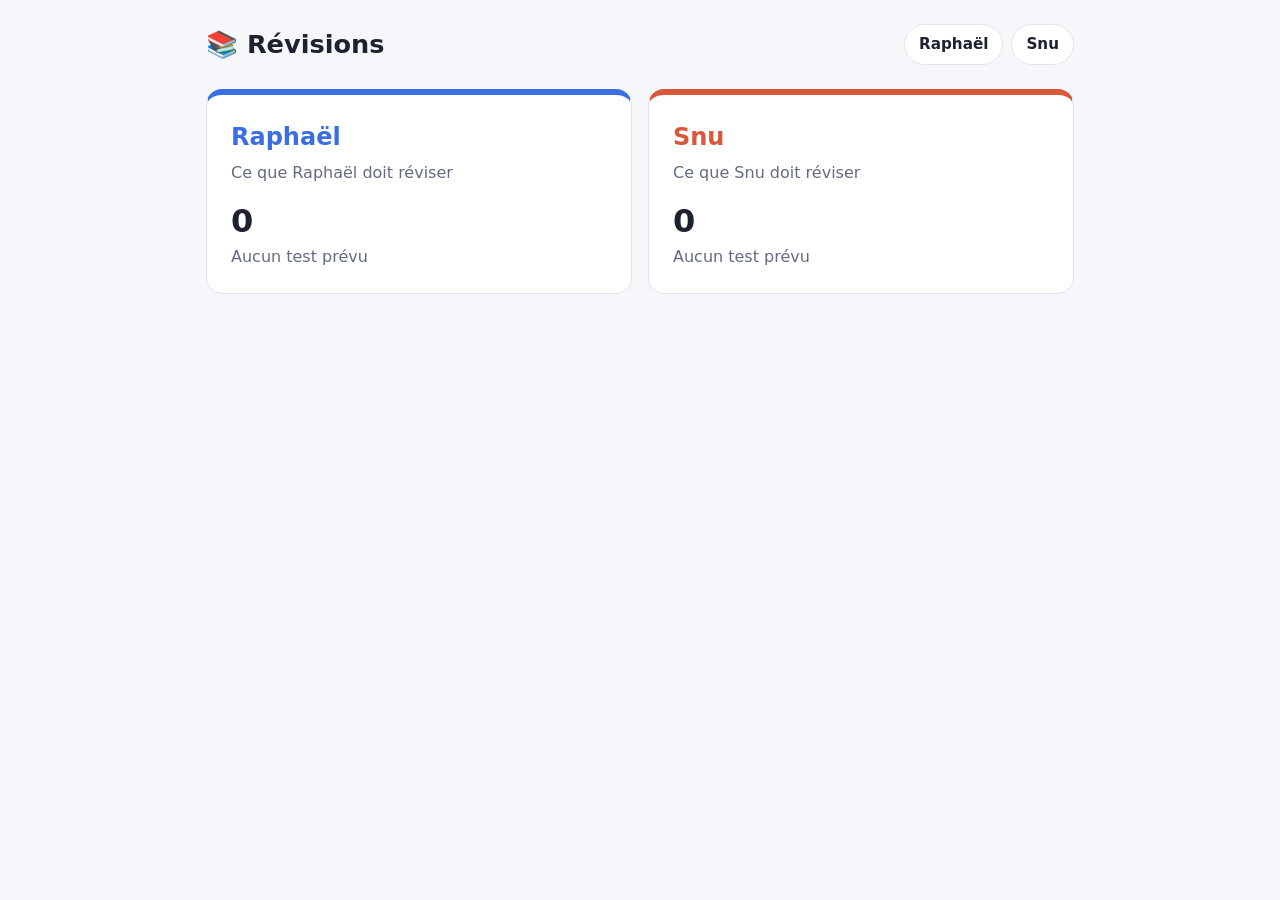
<file: index.html>
<!doctype html>
<html lang="fr">
<head>
  <meta charset="utf-8">
  <meta name="viewport" content="width=device-width, initial-scale=1">
  <title>Révisions</title>
  <link rel="stylesheet" href="assets/style.css">
</head>
<body>
  <div class="wrap">
    <header class="site">
      <h1><a href="#">📚 Révisions</a></h1>
      <nav class="tabs">
        <a href="#raphael" data-cat="raphael">Raphaël</a>
        <a href="#snu" data-cat="snu">Snu</a>
      </nav>
    </header>
    <main id="app"></main>
  </div>

  <script src="data/revisions.js"></script>
  <script>
    // Sous-catégories (matières). Le champ "matiere" d'une révision = l'id ci-dessous.
    const CATS = {
      raphael: { nom: "Raphaël", texte: "Ce que Raphaël doit réviser", matieres: [
        { id: "anglais", nom: "Anglais" },
        { id: "allemand", nom: "Allemand" },
        { id: "physique", nom: "Physique" },
        { id: "histoire", nom: "Histoire" },
        { id: "geographie", nom: "Géographie" },
        { id: "maths", nom: "Maths" },
        { id: "musique-os", nom: "Musique OS" },
        { id: "informatique", nom: "Informatique" },
        { id: "sport", nom: "Sport" },
        { id: "musique-df", nom: "Musique DF" },
        { id: "chimie", nom: "Chimie" },
        { id: "biologie", nom: "Biologie" },
      ] },
      snu: { nom: "Snu", texte: "Ce que Snu doit réviser", matieres: [
        { id: "allemand", nom: "Allemand" },
        { id: "francais", nom: "Français" },
        { id: "sciences", nom: "Sciences" },
        { id: "maths", nom: "Maths" },
        { id: "histoire", nom: "Histoire" },
        { id: "informatique", nom: "Informatique" },
        { id: "musique", nom: "Musique" },
        { id: "geographie", nom: "Géographie" },
        { id: "japonais", nom: "Japonais" },
      ] },
    };
    // Nom affiché d'une matière (si elle n'est pas dans la liste, on affiche le texte tel quel).
    function nomMatiere(cat, m) {
      return (CATS[cat]?.matieres || []).find(x => x.id === m)?.nom || m;
    }
    // Liste des matières d'une catégorie : celles définies + celles utilisées par des révisions.
    function matieresDe(cat, items) {
      const liste = [...(CATS[cat]?.matieres || [])];
      items.forEach(r => { if (r.matiere && !liste.some(x => x.id === r.matiere)) liste.push({ id: r.matiere, nom: r.matiere }); });
      return liste;
    }

    function aujourdhui() {
      const d = new Date();
      return d.getFullYear() + "-" + String(d.getMonth() + 1).padStart(2, "0") + "-" + String(d.getDate()).padStart(2, "0");
    }
    // Une révision est "passée" quand sa date de test est strictement avant aujourd'hui.
    const estPassee = r => r.dateTest < aujourdhui();

    function formatDate(iso) {
      const [y, m, d] = iso.split("-").map(Number);
      return new Date(y, m - 1, d).toLocaleDateString("fr-FR", { weekday: "long", day: "numeric", month: "long", year: "numeric" });
    }
    function joursRestants(iso) {
      const [y, m, d] = iso.split("-").map(Number);
      const t = new Date(); t.setHours(0, 0, 0, 0);
      return Math.round((new Date(y, m - 1, d) - t) / 86400000);
    }
    function esc(s) {
      return String(s ?? "").replace(/[&<>"']/g, c => ({ "&": "&amp;", "<": "&lt;", ">": "&gt;", '"': "&quot;", "'": "&#39;" }[c]));
    }

    function carte(r, archive) {
      const n = joursRestants(r.dateTest);
      let badge;
      if (archive) badge = `<span class="badge">Archivé</span>`;
      else if (n === 0) badge = `<span class="badge today">C'est aujourd'hui !</span>`;
      else badge = `<span class="badge">Dans ${n} jour${n > 1 ? "s" : ""}</span>`;
      const titre = r.page ? `<a href="${esc(r.page)}">${esc(r.titre)}</a>` : esc(r.titre);
      const fichiers = (r.fichiers || []).map(f => `<a href="${esc(f.chemin)}" target="_blank" rel="noopener">📄 ${esc(f.nom)}</a>`).join("");
      const liens = (r.page ? `<a href="${esc(r.page)}">📝 Voir la fiche</a>` : "") + fichiers;
      return `
        <article class="item cat-${archive ? "archive" : r.categorie}">
          <div class="top"><h3>${titre}</h3>${badge}</div>
          <div class="meta">${r.matiere ? esc(nomMatiere(r.categorie, r.matiere)) + " · " : ""}Test le ${formatDate(r.dateTest)}</div>
          ${r.description ? `<p>${esc(r.description)}</p>` : ""}
          ${liens ? `<div class="files">${liens}</div>` : ""}
        </article>`;
    }

    function liste(items, archive, vide) {
      if (!items.length) return `<div class="empty">${vide}</div>`;
      return `<div class="list">${items.map(r => carte(r, archive)).join("")}</div>`;
    }

    function render() {
      const [route, sous] = location.hash.replace("#", "").split("/").map(decodeURIComponent);
      const app = document.getElementById("app");
      const all = window.REVISIONS || [];
      document.querySelectorAll("nav.tabs a").forEach(a => a.classList.toggle("active", a.dataset.cat === route));

      if (CATS[route]) {
        const deLaCat = all.filter(r => r.categorie === route);
        const items = deLaCat.filter(r => !estPassee(r)).sort((a, b) => a.dateTest.localeCompare(b.dateTest));
        const mats = matieresDe(route, deLaCat);
        const filtres = items.filter(r => !sous || r.matiere === sous);
        // Partie "Archivé" : les anciens thèmes (test passé) de la matière choisie.
        const archives = deLaCat.filter(r => estPassee(r) && (!sous || r.matiere === sous)).sort((a, b) => b.dateTest.localeCompare(a.dateTest));
        const puce = (id, nom, n) => `<a class="${(sous || "") === id ? "active" : ""}" href="#${route}${id ? "/" + encodeURIComponent(id) : ""}">${esc(nom)}${n ? ` <span class="n">${n}</span>` : ""}</a>`;
        const puces = mats.length ? `<nav class="subtabs">${puce("", "Toutes", items.length)}${mats.map(m => puce(m.id, m.nom, items.filter(r => r.matiere === m.id).length)).join("")}</nav>` : "";
        const titre = sous ? `${CATS[route].nom} · ${esc(nomMatiere(route, sous))}` : CATS[route].texte;
        app.innerHTML = `<div class="cat-${route}">${puces}<h2 class="section">${titre}</h2>` +
          liste(filtres, false, sous ? "Rien à réviser dans cette matière 🎉" : "Rien à réviser pour l'instant 🎉") +
          `<details class="archives">
            <summary>📦 Archivé <span class="n">${archives.length}</span> <span class="hint">— anciens thèmes${sous ? " de " + esc(nomMatiere(route, sous)) : ""}</span></summary>
            ${liste(archives, true, "Aucun ancien thème pour l'instant.")}
          </details></div>`;
        document.title = CATS[route].nom + " · Révisions";
      } else {
        const compte = c => all.filter(r => r.categorie === c && !estPassee(r)).length;
        const prochaine = c => all.filter(r => r.categorie === c && !estPassee(r)).sort((a, b) => a.dateTest.localeCompare(b.dateTest))[0];
        const bloc = (c) => {
          const p = prochaine(c);
          return `<a class="home-card cat-${c}" href="#${c}">
            <h2>${CATS[c].nom}</h2><p>${CATS[c].texte}</p>
            <div class="count">${compte(c)}</div>
            <p>${p ? "Prochain test : " + esc(p.titre) + " (" + formatDate(p.dateTest) + ")" : "Aucun test prévu"}</p>
          </a>`;
        };
        app.innerHTML = `<div class="home-grid">${bloc("raphael")}${bloc("snu")}</div>`;
        document.title = "Révisions";
      }
    }
    window.addEventListener("hashchange", render);
    render();
  </script>
</body>
</html>
</file>
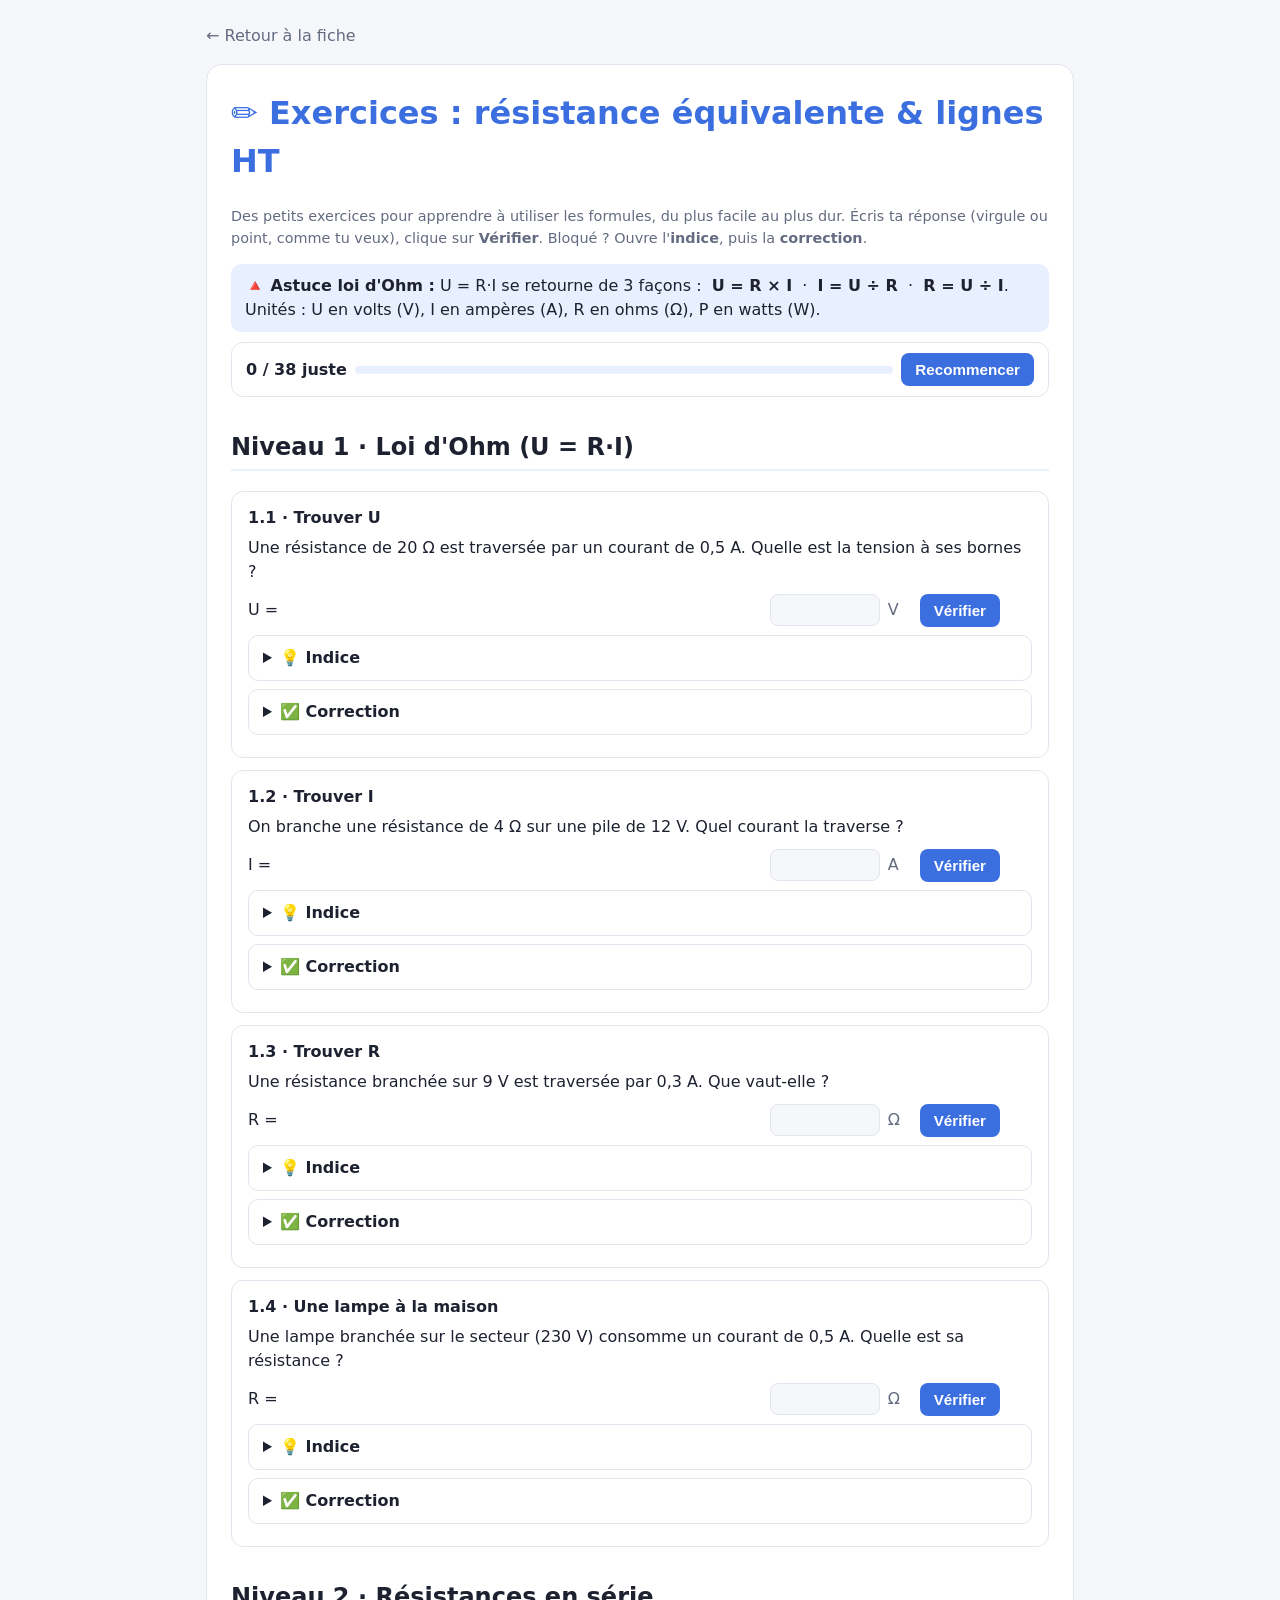
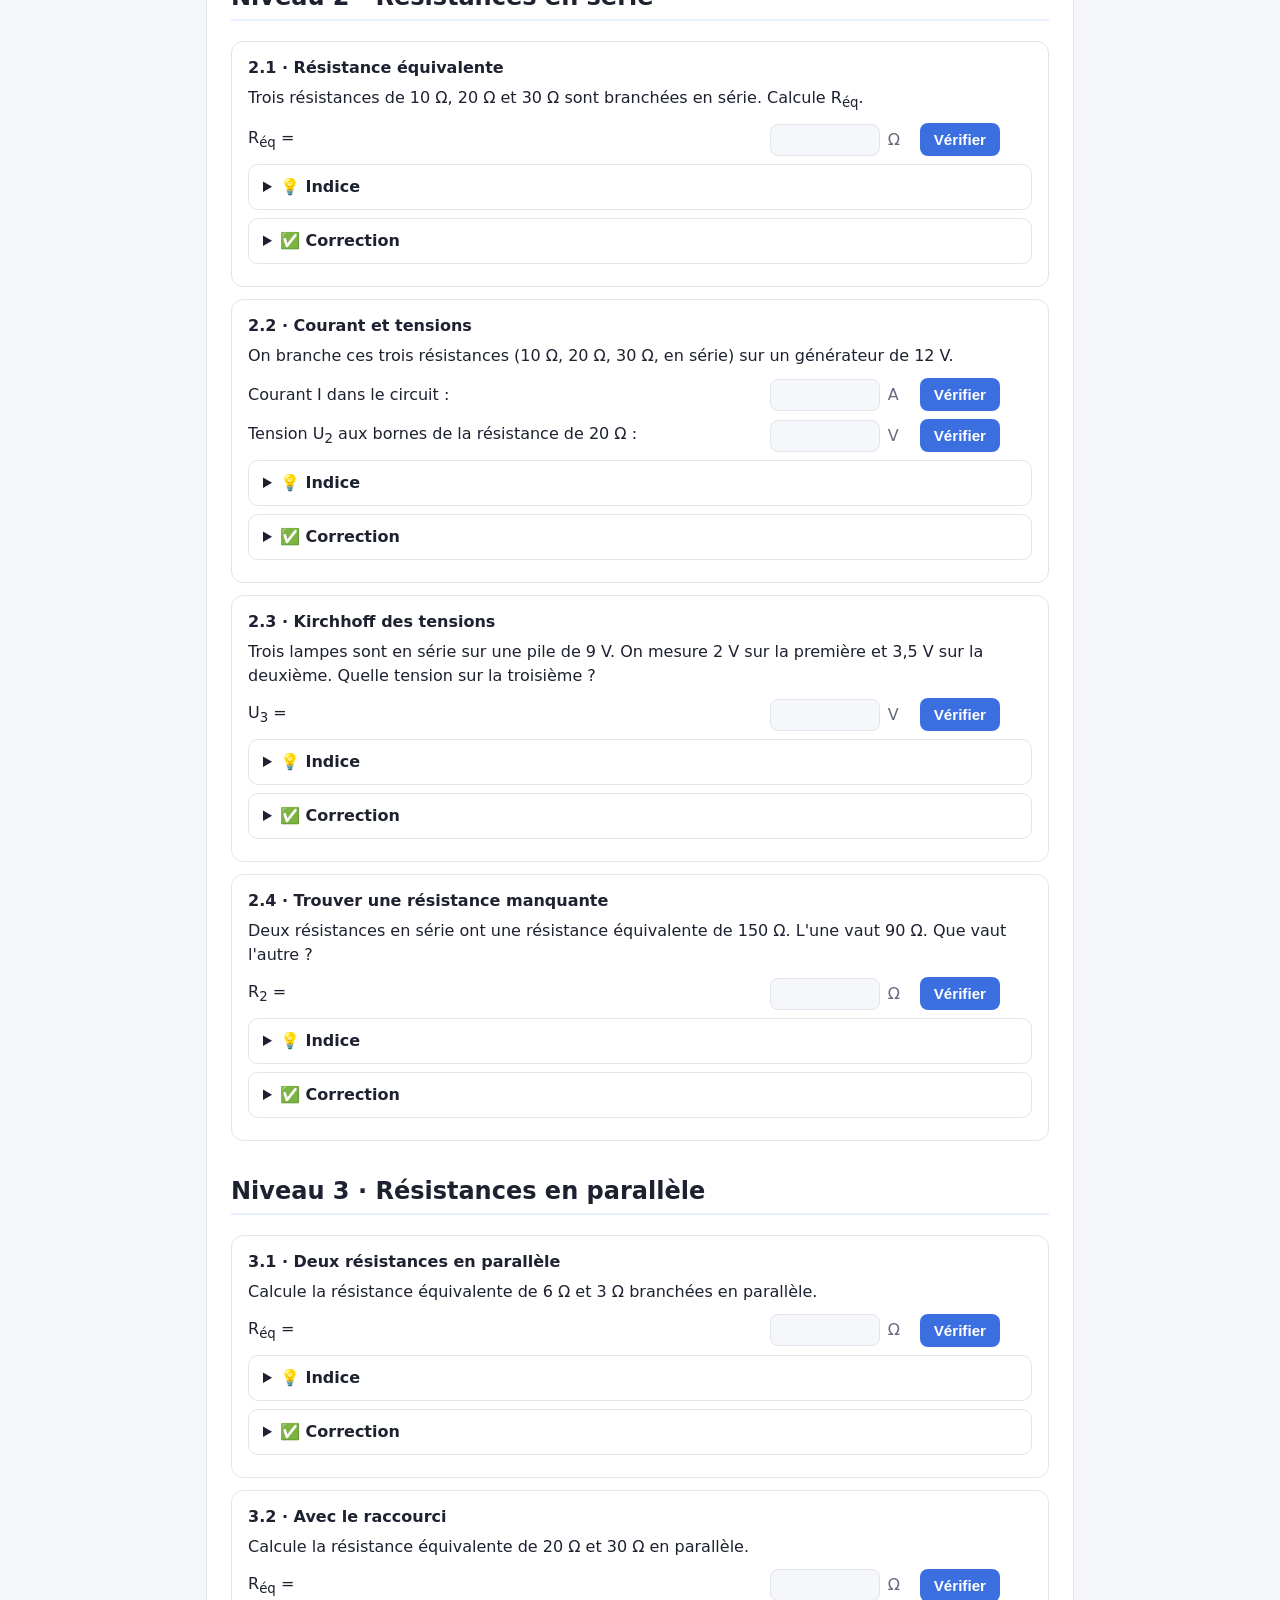
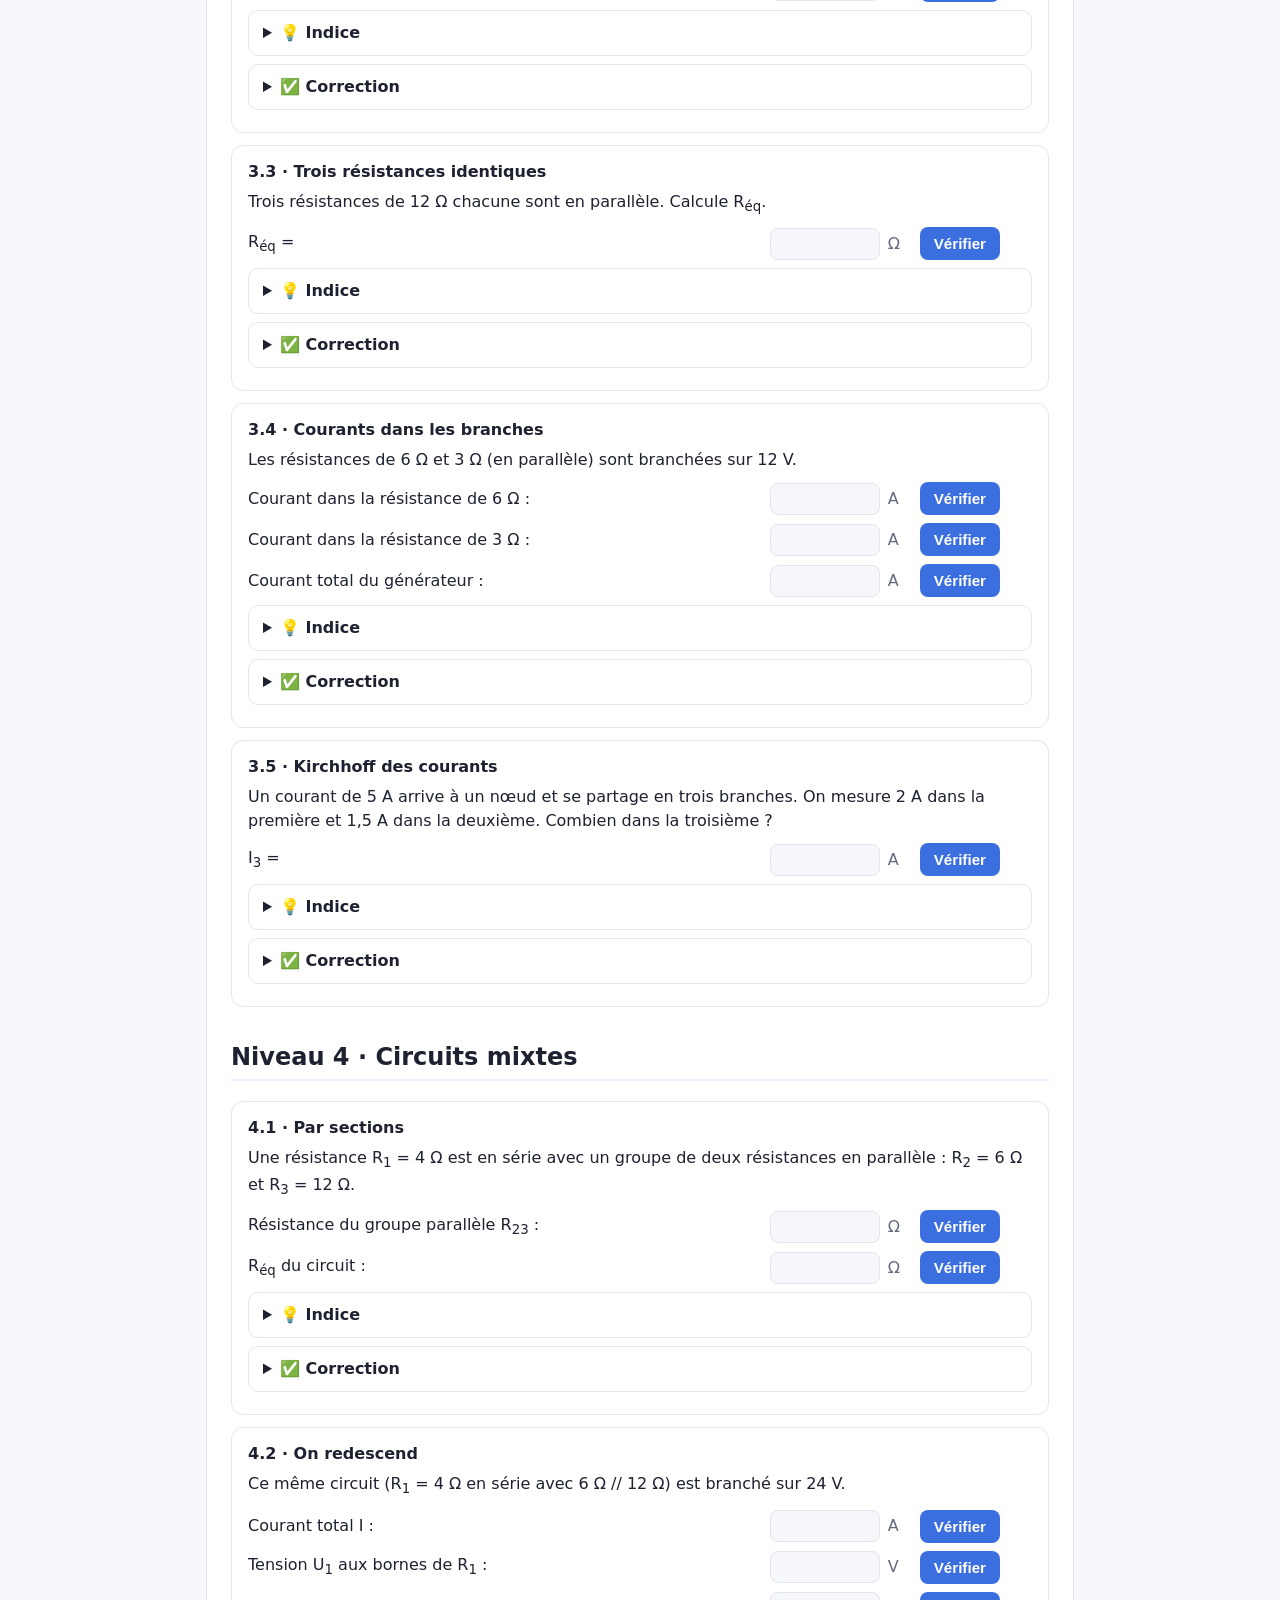
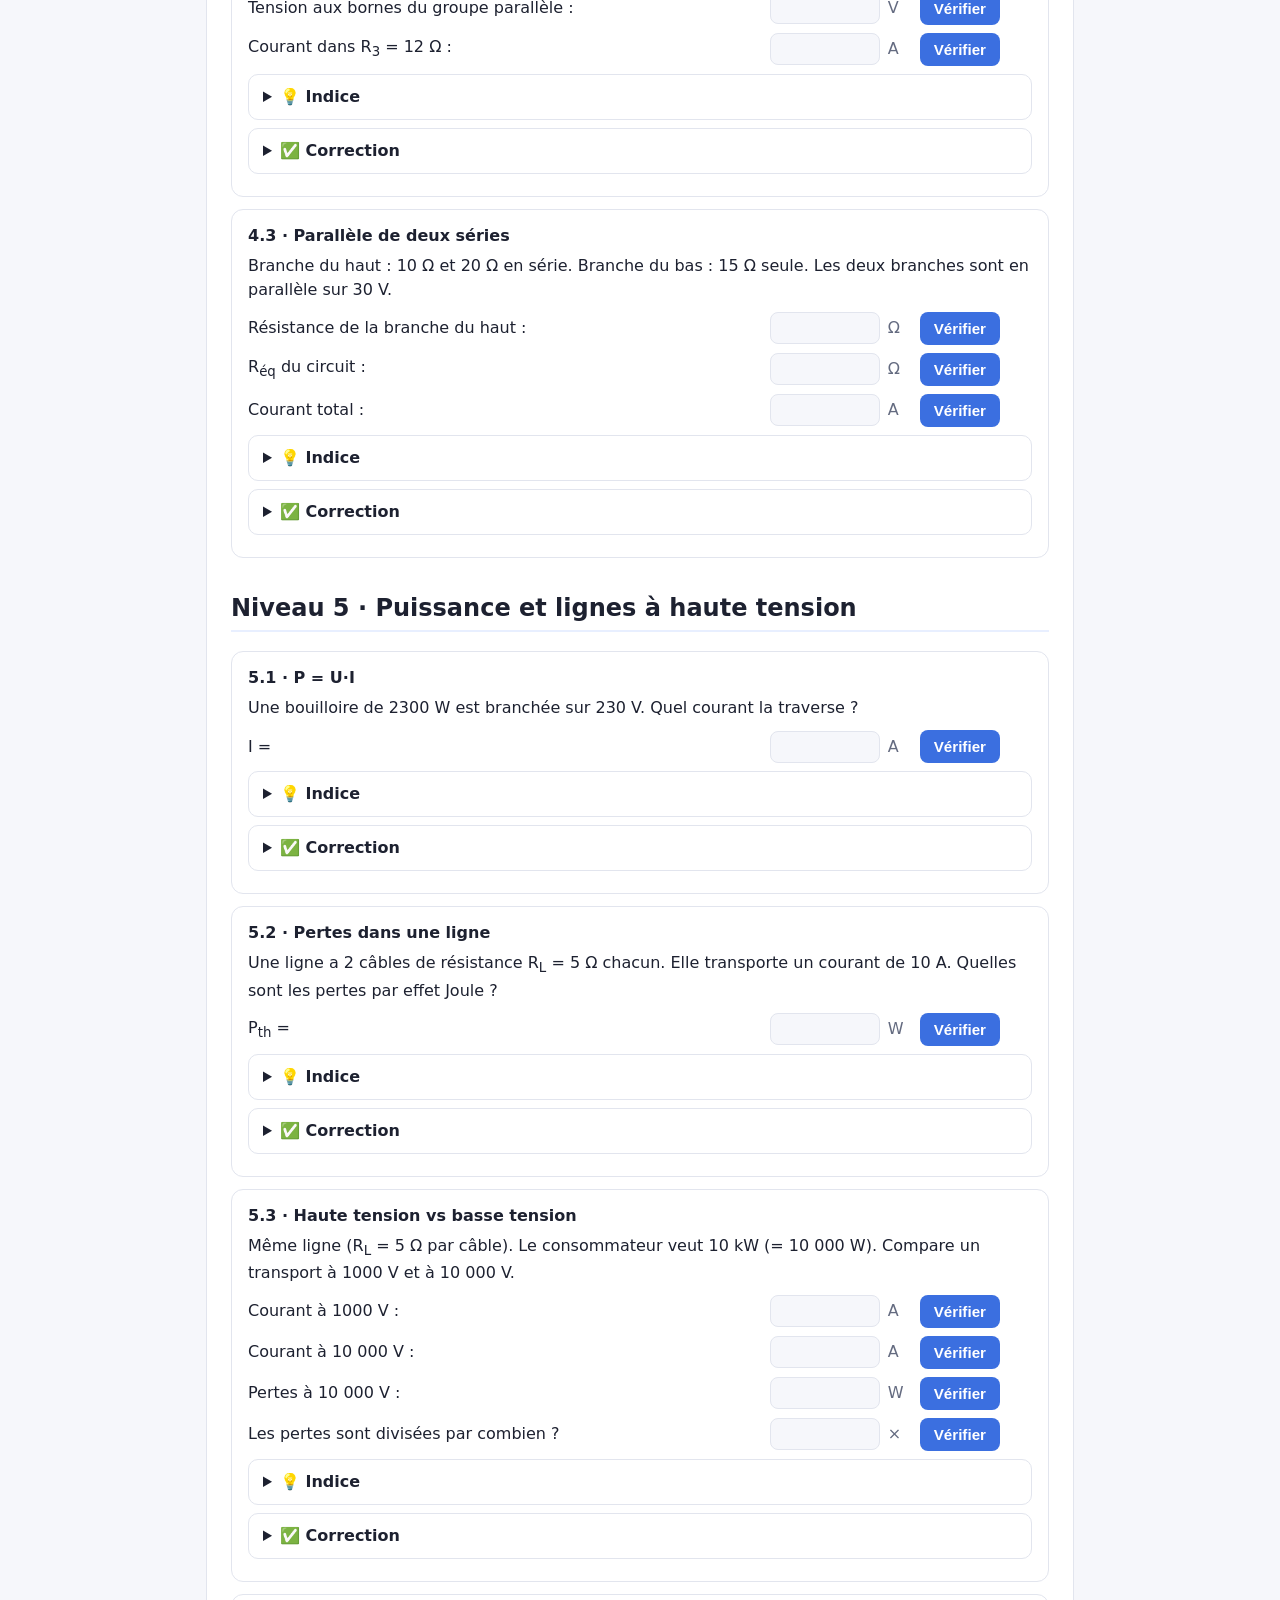
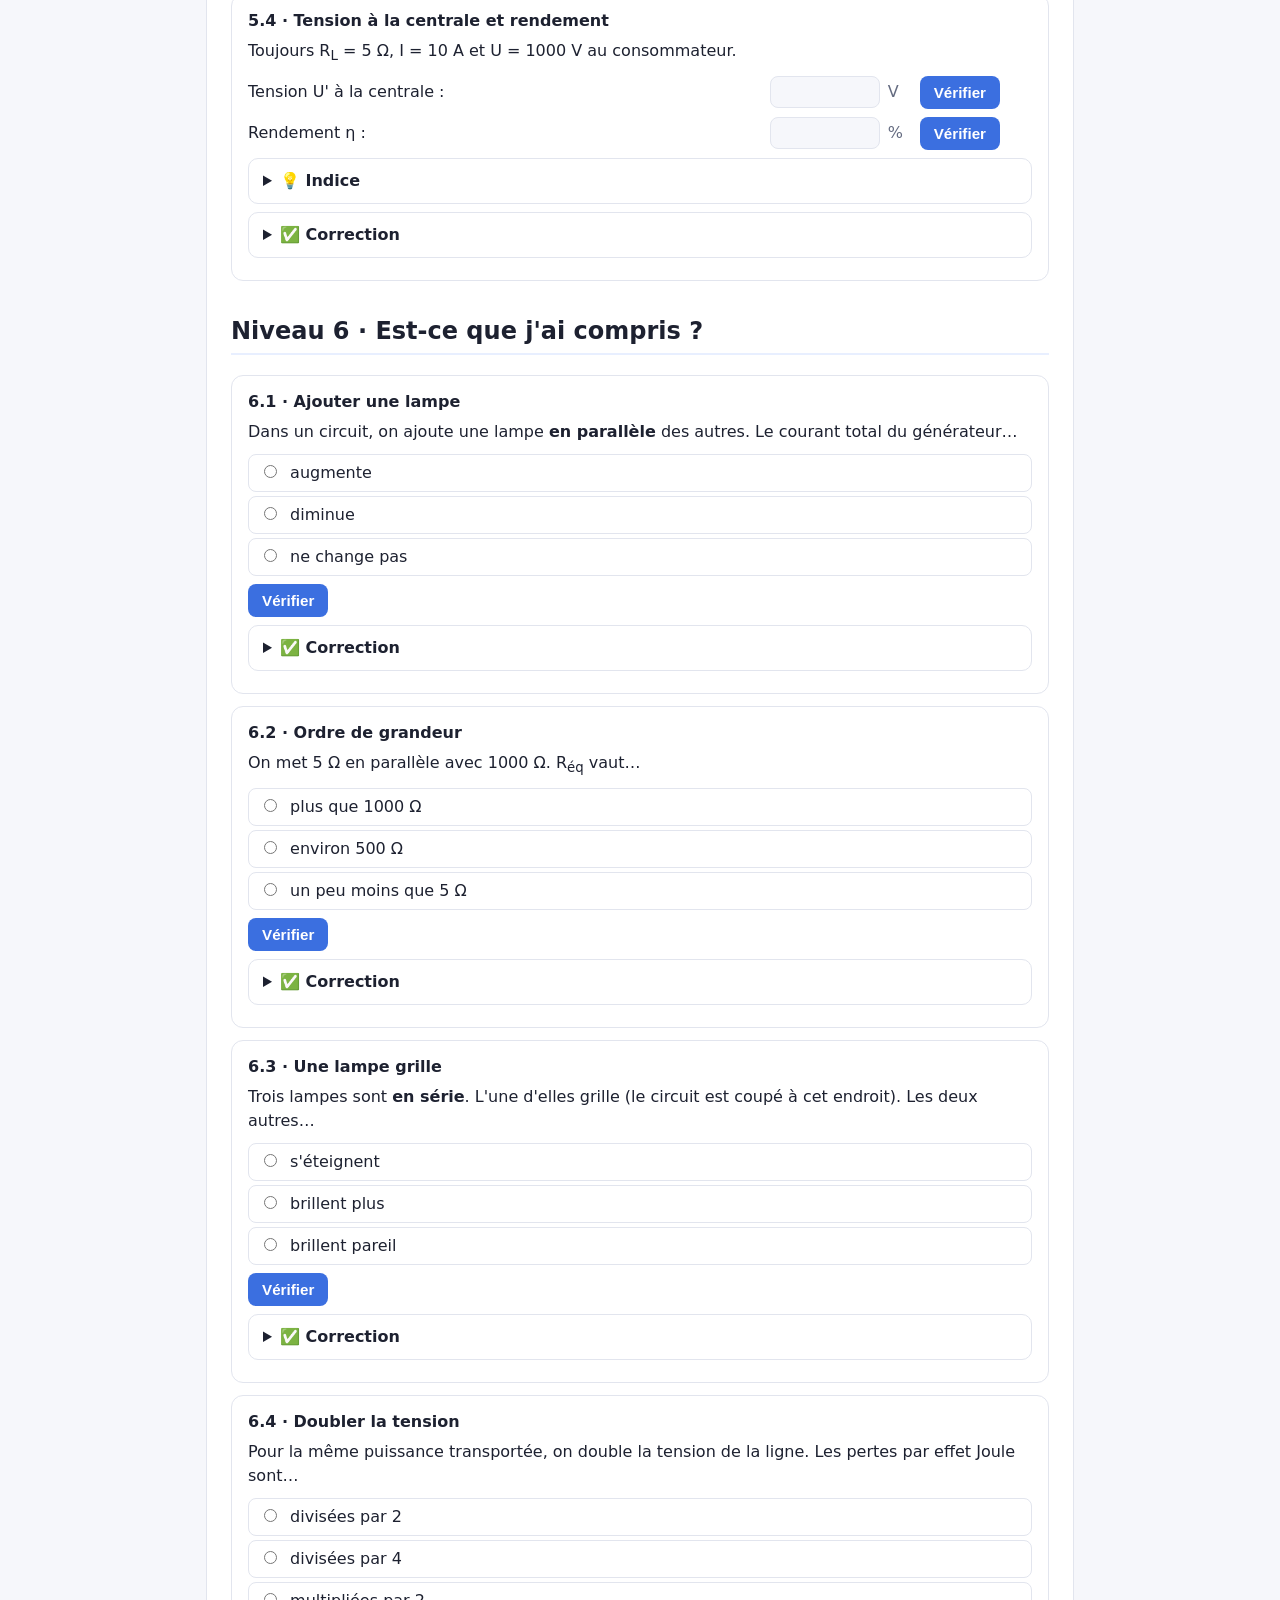
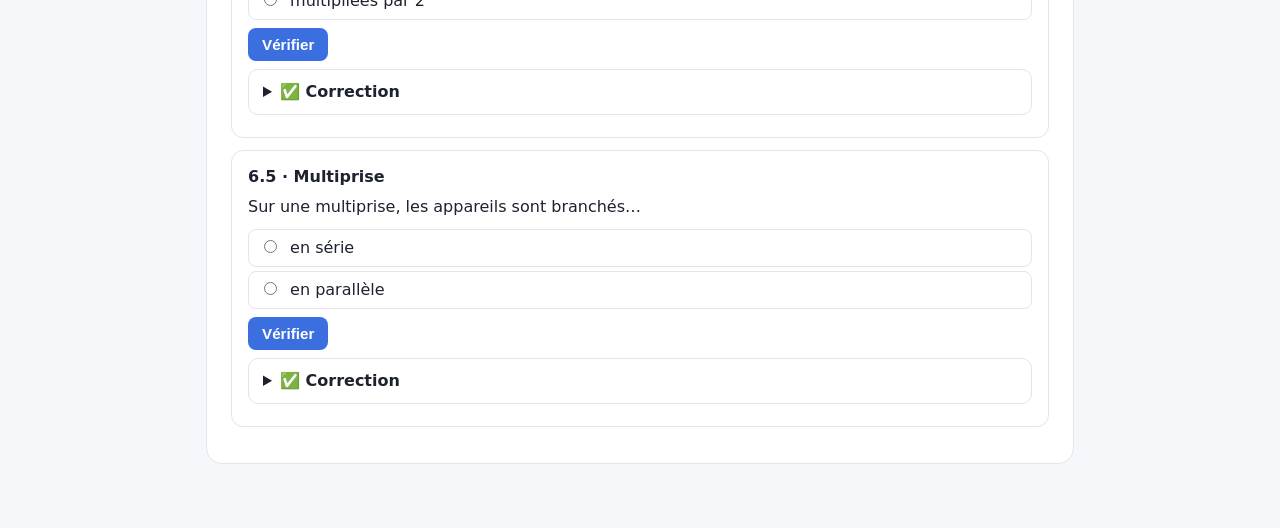
<file: revisions/raphael/2026-11-30-physique-resistance-equivalente/exercices.html>
<!doctype html>
<html lang="fr">
<head>
  <meta charset="utf-8">
  <meta name="viewport" content="width=device-width, initial-scale=1">
  <title>Exercices résistance équivalente · Révisions</title>
  <link rel="stylesheet" href="../../../assets/style.css">
  <style>
    .score { position: sticky; top: 0; z-index: 5; background: var(--card); border: 1px solid var(--border); border-radius: 12px; padding: 10px 14px; margin-bottom: 16px; font-weight: 600; display: flex; justify-content: space-between; gap: 8px; flex-wrap: wrap; align-items: center; }
    .bar { flex: 1; min-width: 120px; height: 8px; background: var(--soft); border-radius: 999px; overflow: hidden; }
    .bar > div { height: 100%; background: var(--today); width: 0; transition: width .3s; }
    .exo { border: 1px solid var(--border); border-radius: 12px; padding: 14px 16px; margin: 12px 0; }
    .exo h3 { margin: 0 0 6px; font-size: 1rem; }
    .exo .enonce { margin: 0 0 10px; }
    .part { display: flex; flex-wrap: wrap; align-items: center; gap: 8px; margin: 8px 0; }
    .part label { flex: 1 1 220px; }
    .part input[type=text] { width: 110px; padding: 6px 8px; border-radius: 8px; border: 1px solid var(--border); background: var(--bg); color: var(--text); font-size: 1rem; }
    .part .unit { min-width: 24px; color: var(--muted); }
    button { padding: 6px 12px; border-radius: 8px; border: 0; background: var(--c); color: #fff; font-weight: 600; cursor: pointer; font-size: .95rem; }
    .res { font-weight: 600; min-width: 1.5em; }
    .ok { color: var(--today); }
    .ko { color: #d33; }
    .choix label { display: block; padding: 6px 10px; margin: 4px 0; border: 1px solid var(--border); border-radius: 8px; cursor: pointer; }
    .choix input { margin-right: 8px; }
    .niveau { margin-top: 32px; }
    .astuce { background: var(--soft); border-radius: 10px; padding: 10px 14px; margin: 10px 0; }
    .reset { background: var(--trash); }
  </style>
</head>
<body class="cat-raphael">
  <div class="wrap">
    <a class="back" href="index.html">← Retour à la fiche</a>
    <div class="fiche">
      <h1>✏️ Exercices : résistance équivalente & lignes HT</h1>
      <p class="meta">Des petits exercices pour apprendre à utiliser les formules, du plus facile au plus dur.
        Écris ta réponse (virgule ou point, comme tu veux), clique sur <b>Vérifier</b>. Bloqué ? Ouvre l'<b>indice</b>, puis la <b>correction</b>.</p>

      <div class="astuce"><b>🔺 Astuce loi d'Ohm :</b> U = R·I se retourne de 3 façons :
        &nbsp;<b>U = R × I</b> &nbsp;·&nbsp; <b>I = U ÷ R</b> &nbsp;·&nbsp; <b>R = U ÷ I</b>.
        Unités : U en volts (V), I en ampères (A), R en ohms (Ω), P en watts (W).</div>

      <div class="score"><span id="score">0 / 0 juste</span><div class="bar"><div id="bar"></div></div><button class="reset" onclick="toutEffacer()">Recommencer</button></div>

      <div id="exos"></div>
    </div>
  </div>

<script>
// Chaque exercice : titre, énoncé, parties (réponse numérique avec unité) ou QCM, indice, correction.
const NIVEAUX = [
  { titre: "Niveau 1 · Loi d'Ohm (U = R·I)", exos: [
    { t: "Trouver U", e: "Une résistance de 20 Ω est traversée par un courant de 0,5 A. Quelle est la tension à ses bornes ?",
      p: [{ q: "U =", r: 10, u: "V" }], i: "On cherche U, donc U = R × I.", c: "U = 20 × 0,5 = <b>10 V</b>" },
    { t: "Trouver I", e: "On branche une résistance de 4 Ω sur une pile de 12 V. Quel courant la traverse ?",
      p: [{ q: "I =", r: 3, u: "A" }], i: "On cherche I, donc I = U ÷ R.", c: "I = 12 ÷ 4 = <b>3 A</b>" },
    { t: "Trouver R", e: "Une résistance branchée sur 9 V est traversée par 0,3 A. Que vaut-elle ?",
      p: [{ q: "R =", r: 30, u: "Ω" }], i: "On cherche R, donc R = U ÷ I.", c: "R = 9 ÷ 0,3 = <b>30 Ω</b>" },
    { t: "Une lampe à la maison", e: "Une lampe branchée sur le secteur (230 V) consomme un courant de 0,5 A. Quelle est sa résistance ?",
      p: [{ q: "R =", r: 460, u: "Ω" }], i: "R = U ÷ I", c: "R = 230 ÷ 0,5 = <b>460 Ω</b>" },
  ]},
  { titre: "Niveau 2 · Résistances en série", exos: [
    { t: "Résistance équivalente", e: "Trois résistances de 10 Ω, 20 Ω et 30 Ω sont branchées en série. Calcule R<sub>éq</sub>.",
      p: [{ q: "R<sub>éq</sub> =", r: 60, u: "Ω" }], i: "En série, on additionne simplement.", c: "R<sub>éq</sub> = 10 + 20 + 30 = <b>60 Ω</b>" },
    { t: "Courant et tensions", e: "On branche ces trois résistances (10 Ω, 20 Ω, 30 Ω, en série) sur un générateur de 12 V.",
      p: [{ q: "Courant I dans le circuit :", r: 0.2, u: "A" }, { q: "Tension U<sub>2</sub> aux bornes de la résistance de 20 Ω :", r: 4, u: "V" }],
      i: "D'abord I = U ÷ R<sub>éq</sub> (avec R<sub>éq</sub> = 60 Ω). En série, le même I traverse toutes les résistances : U<sub>2</sub> = R<sub>2</sub> × I.",
      c: "I = 12 ÷ 60 = <b>0,2 A</b>. U<sub>2</sub> = 20 × 0,2 = <b>4 V</b>. (Et U<sub>1</sub> = 2 V, U<sub>3</sub> = 6 V : 2 + 4 + 6 = 12 V ✔)" },
    { t: "Kirchhoff des tensions", e: "Trois lampes sont en série sur une pile de 9 V. On mesure 2 V sur la première et 3,5 V sur la deuxième. Quelle tension sur la troisième ?",
      p: [{ q: "U<sub>3</sub> =", r: 3.5, u: "V" }], i: "En série, les tensions s'additionnent pour donner la tension du générateur : U = U<sub>1</sub> + U<sub>2</sub> + U<sub>3</sub>.",
      c: "U<sub>3</sub> = 9 − 2 − 3,5 = <b>3,5 V</b>" },
    { t: "Trouver une résistance manquante", e: "Deux résistances en série ont une résistance équivalente de 150 Ω. L'une vaut 90 Ω. Que vaut l'autre ?",
      p: [{ q: "R<sub>2</sub> =", r: 60, u: "Ω" }], i: "R<sub>éq</sub> = R<sub>1</sub> + R<sub>2</sub>, donc R<sub>2</sub> = R<sub>éq</sub> − R<sub>1</sub>.", c: "R<sub>2</sub> = 150 − 90 = <b>60 Ω</b>" },
  ]},
  { titre: "Niveau 3 · Résistances en parallèle", exos: [
    { t: "Deux résistances en parallèle", e: "Calcule la résistance équivalente de 6 Ω et 3 Ω branchées en parallèle.",
      p: [{ q: "R<sub>éq</sub> =", r: 2, u: "Ω" }],
      i: "1/R<sub>éq</sub> = 1/6 + 1/3 … et n'oublie pas de retourner la fraction ! (Ou le raccourci : R<sub>1</sub>×R<sub>2</sub> ÷ (R<sub>1</sub>+R<sub>2</sub>).)",
      c: "1/R<sub>éq</sub> = 1/6 + 2/6 = 3/6 = 1/2 ⟹ R<sub>éq</sub> = <b>2 Ω</b>. Raccourci : 6×3 ÷ (6+3) = 18 ÷ 9 = 2 Ω ✔" },
    { t: "Avec le raccourci", e: "Calcule la résistance équivalente de 20 Ω et 30 Ω en parallèle.",
      p: [{ q: "R<sub>éq</sub> =", r: 12, u: "Ω" }], i: "R<sub>éq</sub> = (20 × 30) ÷ (20 + 30)", c: "R<sub>éq</sub> = 600 ÷ 50 = <b>12 Ω</b> (plus petit que 20 Ω ✔)" },
    { t: "Trois résistances identiques", e: "Trois résistances de 12 Ω chacune sont en parallèle. Calcule R<sub>éq</sub>.",
      p: [{ q: "R<sub>éq</sub> =", r: 4, u: "Ω" }], i: "1/R<sub>éq</sub> = 1/12 + 1/12 + 1/12", c: "1/R<sub>éq</sub> = 3/12 = 1/4 ⟹ R<sub>éq</sub> = <b>4 Ω</b>. (n résistances identiques R en parallèle : R ÷ n)" },
    { t: "Courants dans les branches", e: "Les résistances de 6 Ω et 3 Ω (en parallèle) sont branchées sur 12 V.",
      p: [{ q: "Courant dans la résistance de 6 Ω :", r: 2, u: "A" }, { q: "Courant dans la résistance de 3 Ω :", r: 4, u: "A" }, { q: "Courant total du générateur :", r: 6, u: "A" }],
      i: "En parallèle, chaque branche a toute la tension : 12 V. Donc I = 12 ÷ R pour chaque branche, puis on additionne.",
      c: "I<sub>1</sub> = 12 ÷ 6 = <b>2 A</b> · I<sub>2</sub> = 12 ÷ 3 = <b>4 A</b> · I = 2 + 4 = <b>6 A</b>. Vérif : 12 ÷ R<sub>éq</sub> = 12 ÷ 2 = 6 A ✔" },
    { t: "Kirchhoff des courants", e: "Un courant de 5 A arrive à un nœud et se partage en trois branches. On mesure 2 A dans la première et 1,5 A dans la deuxième. Combien dans la troisième ?",
      p: [{ q: "I<sub>3</sub> =", r: 1.5, u: "A" }], i: "Tout ce qui entre dans un nœud ressort : I = I<sub>1</sub> + I<sub>2</sub> + I<sub>3</sub>.", c: "I<sub>3</sub> = 5 − 2 − 1,5 = <b>1,5 A</b>" },
  ]},
  { titre: "Niveau 4 · Circuits mixtes", exos: [
    { t: "Par sections", e: "Une résistance R<sub>1</sub> = 4 Ω est en série avec un groupe de deux résistances en parallèle : R<sub>2</sub> = 6 Ω et R<sub>3</sub> = 12 Ω.",
      p: [{ q: "Résistance du groupe parallèle R<sub>23</sub> :", r: 4, u: "Ω" }, { q: "R<sub>éq</sub> du circuit :", r: 8, u: "Ω" }],
      i: "Étape 1 : le groupe parallèle (raccourci : 6×12 ÷ 18). Étape 2 : il est en série avec R<sub>1</sub>, on additionne.",
      c: "R<sub>23</sub> = 72 ÷ 18 = <b>4 Ω</b> · R<sub>éq</sub> = 4 + 4 = <b>8 Ω</b>" },
    { t: "On redescend", e: "Ce même circuit (R<sub>1</sub> = 4 Ω en série avec 6 Ω // 12 Ω) est branché sur 24 V.",
      p: [{ q: "Courant total I :", r: 3, u: "A" }, { q: "Tension U<sub>1</sub> aux bornes de R<sub>1</sub> :", r: 12, u: "V" }, { q: "Tension aux bornes du groupe parallèle :", r: 12, u: "V" }, { q: "Courant dans R<sub>3</sub> = 12 Ω :", r: 1, u: "A" }],
      i: "I = U ÷ R<sub>éq</sub>. Ce courant traverse R<sub>1</sub> : U<sub>1</sub> = R<sub>1</sub> × I. Il reste 24 − U<sub>1</sub> pour le groupe parallèle. Puis I<sub>3</sub> = U ÷ R<sub>3</sub>.",
      c: "I = 24 ÷ 8 = <b>3 A</b> · U<sub>1</sub> = 4 × 3 = <b>12 V</b> · groupe parallèle : 24 − 12 = <b>12 V</b> (ou 4 Ω × 3 A) · I<sub>3</sub> = 12 ÷ 12 = <b>1 A</b> (et I<sub>2</sub> = 2 A : 2 + 1 = 3 A ✔)" },
    { t: "Parallèle de deux séries", e: "Branche du haut : 10 Ω et 20 Ω en série. Branche du bas : 15 Ω seule. Les deux branches sont en parallèle sur 30 V.",
      p: [{ q: "Résistance de la branche du haut :", r: 30, u: "Ω" }, { q: "R<sub>éq</sub> du circuit :", r: 10, u: "Ω" }, { q: "Courant total :", r: 3, u: "A" }],
      i: "Branche du haut : série (on additionne). Puis les deux branches en parallèle : 30 Ω // 15 Ω.",
      c: "Haut : 10 + 20 = <b>30 Ω</b> · R<sub>éq</sub> = 30×15 ÷ 45 = <b>10 Ω</b> · I = 30 ÷ 10 = <b>3 A</b> (1 A en haut, 2 A en bas)" },
  ]},
  { titre: "Niveau 5 · Puissance et lignes à haute tension", exos: [
    { t: "P = U·I", e: "Une bouilloire de 2300 W est branchée sur 230 V. Quel courant la traverse ?",
      p: [{ q: "I =", r: 10, u: "A" }], i: "P = U × I, donc I = P ÷ U.", c: "I = 2300 ÷ 230 = <b>10 A</b>" },
    { t: "Pertes dans une ligne", e: "Une ligne a 2 câbles de résistance R<sub>L</sub> = 5 Ω chacun. Elle transporte un courant de 10 A. Quelles sont les pertes par effet Joule ?",
      p: [{ q: "P<sub>th</sub> =", r: 1000, u: "W" }], i: "P<sub>th</sub> = 2 × R<sub>L</sub> × I² (attention, I au carré !)", c: "P<sub>th</sub> = 2 × 5 × 10² = 2 × 5 × 100 = <b>1000 W</b>" },
    { t: "Haute tension vs basse tension", e: "Même ligne (R<sub>L</sub> = 5 Ω par câble). Le consommateur veut 10 kW (= 10 000 W). Compare un transport à 1000 V et à 10 000 V.",
      p: [{ q: "Courant à 1000 V :", r: 10, u: "A" }, { q: "Courant à 10 000 V :", r: 1, u: "A" }, { q: "Pertes à 10 000 V :", r: 10, u: "W" }, { q: "Les pertes sont divisées par combien ?", r: 100, u: "×" }],
      i: "I = P ÷ U, puis P<sub>th</sub> = 2 R<sub>L</sub> I². À 1000 V tu as déjà calculé les pertes juste avant (1000 W).",
      c: "1000 V : I = 10 000 ÷ 1000 = <b>10 A</b> → 1000 W de pertes. 10 000 V : I = <b>1 A</b> → P<sub>th</sub> = 2 × 5 × 1² = <b>10 W</b>. Tension × 10 ⟹ courant ÷ 10 ⟹ pertes ÷ <b>100</b> (car I²)." },
    { t: "Tension à la centrale et rendement", e: "Toujours R<sub>L</sub> = 5 Ω, I = 10 A et U = 1000 V au consommateur.",
      p: [{ q: "Tension U' à la centrale :", r: 1100, u: "V" }, { q: "Rendement η :", r: 90.9, u: "%" }],
      i: "U' = 2 R<sub>L</sub> I + U, puis η = U ÷ U' (multiplie par 100 pour avoir des %).",
      c: "U' = 2 × 5 × 10 + 1000 = <b>1100 V</b> · η = 1000 ÷ 1100 = 0,909 = <b>90,9 %</b>" },
  ]},
  { titre: "Niveau 6 · Est-ce que j'ai compris ?", exos: [
    { t: "Ajouter une lampe", e: "Dans un circuit, on ajoute une lampe <b>en parallèle</b> des autres. Le courant total du générateur…",
      choix: ["augmente", "diminue", "ne change pas"], r: 0, c: "Il <b>augmente</b> : une branche de plus = un courant de plus qui s'ajoute (et R<sub>éq</sub> diminue)." },
    { t: "Ordre de grandeur", e: "On met 5 Ω en parallèle avec 1000 Ω. R<sub>éq</sub> vaut…",
      choix: ["plus que 1000 Ω", "environ 500 Ω", "un peu moins que 5 Ω"], r: 2, c: "En parallèle, R<sub>éq</sub> est toujours <b>plus petite que la plus petite</b> : ≈ 4,98 Ω." },
    { t: "Une lampe grille", e: "Trois lampes sont <b>en série</b>. L'une d'elles grille (le circuit est coupé à cet endroit). Les deux autres…",
      choix: ["s'éteignent", "brillent plus", "brillent pareil"], r: 0, c: "Elles <b>s'éteignent</b> : en série, il n'y a qu'un seul chemin, le courant ne passe plus. (En parallèle, les autres resteraient allumées.)" },
    { t: "Doubler la tension", e: "Pour la même puissance transportée, on double la tension de la ligne. Les pertes par effet Joule sont…",
      choix: ["divisées par 2", "divisées par 4", "multipliées par 2"], r: 1, c: "Tension × 2 ⟹ courant ÷ 2 ⟹ pertes ÷ 2² = <b>÷ 4</b>." },
    { t: "Multiprise", e: "Sur une multiprise, les appareils sont branchés…",
      choix: ["en série", "en parallèle"], r: 1, c: "<b>En parallèle</b> : chacun a 230 V. Les courants s'additionnent, donc trop d'appareils = câble qui chauffe." },
  ]},
];

const CLE = "exos-physique-2026-11-30";
let etat = {};
try { etat = JSON.parse(localStorage.getItem(CLE) || "{}"); } catch (e) {}
function sauver() { try { localStorage.setItem(CLE, JSON.stringify(etat)); } catch (e) {} }

function lireNombre(s) {
  s = String(s).trim().replace(/\s/g, "").replace(",", ".").replace(/[^0-9.\-eE]/g, "");
  return s === "" ? NaN : Number(s);
}
function proche(x, r) { return Math.abs(x - r) <= Math.max(Math.abs(r) * 0.02, 1e-9); }

let total = 0;
const html = [];
NIVEAUX.forEach((niv, ni) => {
  html.push(`<h2 class="niveau">${niv.titre}</h2>`);
  niv.exos.forEach((ex, ei) => {
    const id = `${ni}-${ei}`;
    let corps = "";
    if (ex.choix) {
      total++;
      corps = `<div class="choix">${ex.choix.map((c, k) => `<label><input type="radio" name="q${id}" value="${k}"> ${c}</label>`).join("")}</div>
        <div class="part"><button onclick="verifQcm('${id}', ${ex.r})">Vérifier</button><span class="res" id="r${id}"></span></div>`;
    } else {
      corps = ex.p.map((p, k) => { total++; return `<div class="part"><label for="i${id}-${k}">${p.q}</label>
        <input type="text" inputmode="decimal" id="i${id}-${k}" onkeydown="if(event.key==='Enter')verif('${id}',${k},${p.r})">
        <span class="unit">${p.u}</span><button onclick="verif('${id}',${k},${p.r})">Vérifier</button><span class="res" id="r${id}-${k}"></span></div>`; }).join("");
    }
    html.push(`<div class="exo"><h3>${ni + 1}.${ei + 1} · ${ex.t}</h3><p class="enonce">${ex.e}</p>${corps}
      ${ex.i ? `<details><summary>💡 Indice</summary><p>${ex.i}</p></details>` : ""}
      <details><summary>✅ Correction</summary><p>${ex.c}</p></details></div>`);
  });
});
document.getElementById("exos").innerHTML = html.join("");

function marquer(cle, juste) {
  const el = document.getElementById("r" + cle);
  el.textContent = juste ? "✔ Juste !" : "✘ Pas encore";
  el.className = "res " + (juste ? "ok" : "ko");
}
function verif(id, k, r) {
  const v = document.getElementById(`i${id}-${k}`).value;
  const juste = proche(lireNombre(v), r);
  etat[`${id}-${k}`] = { v, juste }; sauver(); marquer(`${id}-${k}`, juste); maj();
}
function verifQcm(id, r) {
  const sel = document.querySelector(`input[name="q${id}"]:checked`);
  if (!sel) return;
  const juste = Number(sel.value) === r;
  etat[id] = { v: sel.value, juste }; sauver(); marquer(id, juste); maj();
}
function maj() {
  const n = Object.values(etat).filter(x => x.juste).length;
  document.getElementById("score").textContent = `${n} / ${total} juste${n > 1 ? "s" : ""}`;
  document.getElementById("bar").style.width = (100 * n / total) + "%";
}
function toutEffacer() {
  etat = {}; sauver();
  document.querySelectorAll("input[type=text]").forEach(i => i.value = "");
  document.querySelectorAll("input[type=radio]").forEach(i => i.checked = false);
  document.querySelectorAll(".res").forEach(r => { r.textContent = ""; r.className = "res"; });
  document.querySelectorAll("details").forEach(d => d.open = false);
  maj();
}
// Restaurer les réponses déjà faites
Object.entries(etat).forEach(([cle, x]) => {
  const inp = document.getElementById("i" + cle);
  if (inp) inp.value = x.v;
  else { const radio = document.querySelector(`input[name="q${cle}"][value="${x.v}"]`); if (radio) radio.checked = true; }
  if (document.getElementById("r" + cle)) marquer(cle, x.juste);
});
maj();
</script>
</body>
</html>
</file>
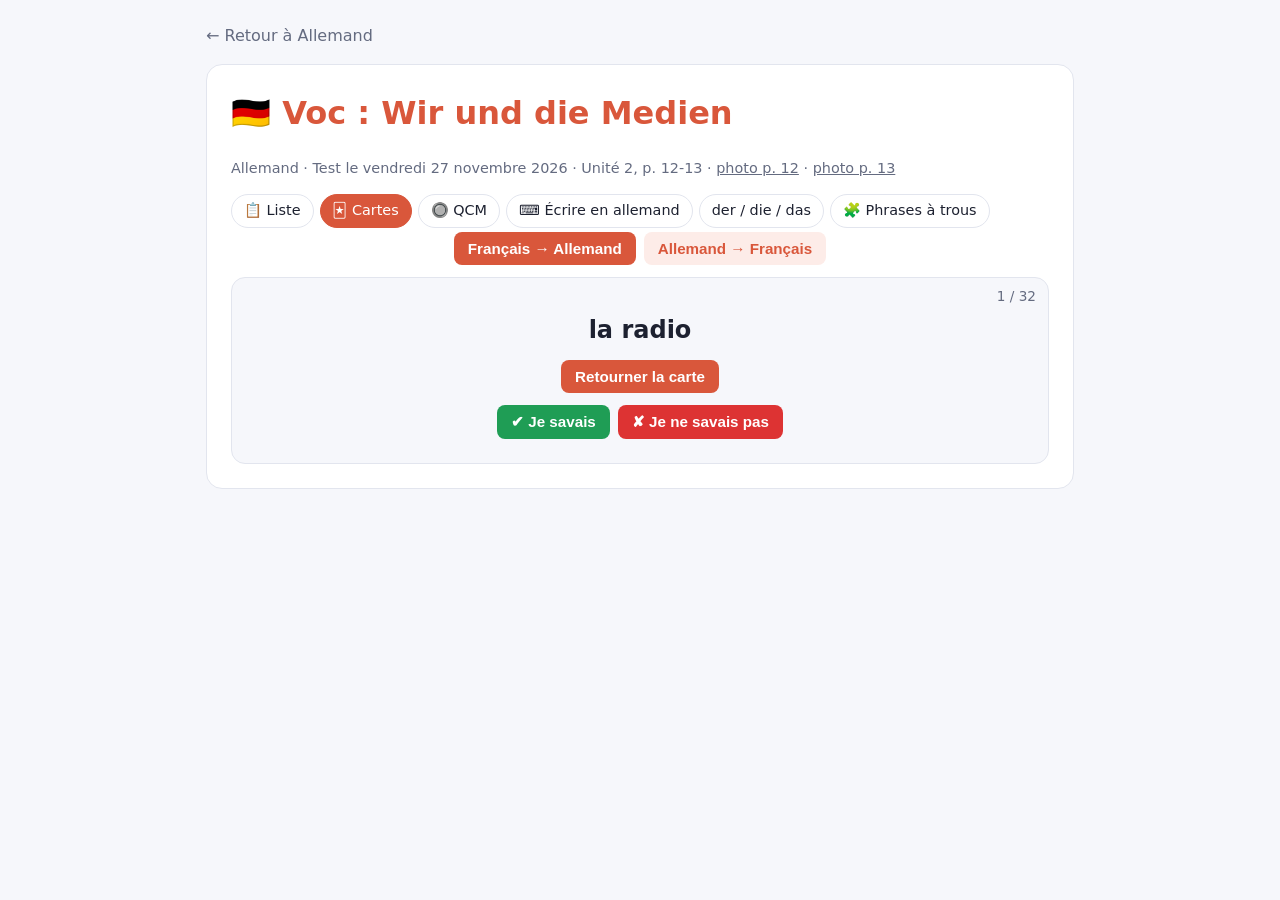
<file: revisions/snu/2026-11-27-allemand-wir-und-die-medien/exercices.html>
<!doctype html>
<html lang="fr">
<head>
  <meta charset="utf-8">
  <meta name="viewport" content="width=device-width, initial-scale=1">
  <title>Voc Wir und die Medien · Révisions</title>
  <link rel="stylesheet" href="../../../assets/style.css">
</head>
<body class="cat-snu">
  <div class="wrap">
    <a class="back" href="../../../index.html#snu/allemand">← Retour à Allemand</a>
    <div class="fiche">
      <h1>🇩🇪 Voc : Wir und die Medien</h1>
      <p class="meta">Allemand · Test le vendredi 27 novembre 2026 · Unité 2, p. 12-13 ·
        <a href="voc-p12.jpg" target="_blank">photo p. 12</a> · <a href="voc-p13.jpg" target="_blank">photo p. 13</a></p>
      <div id="vocab"></div>
    </div>
  </div>

  <script>
    window.VOCAB = {
      mots: [
        // p. 12 — Medien
        { art: "das", de: "Handy", pl: "-s", alt: ["Smartphone"], fr: "le natel, le téléphone portable, le smartphone" },
        { art: "der", de: "Computer", pl: "-", fr: "l'ordinateur" },
        { art: "der", de: "Film", pl: "-e", fr: "le film" },
        { art: "das", de: "Radio", pl: "-s", fr: "la radio" },
        { art: "die", de: "Zeitung", pl: "-en", fr: "le journal" },
        { art: "die", de: "Zeitschrift", pl: "-en", fr: "le magazine" },
        { art: "das", de: "Buch", pl: "¨-er", fr: "le livre" },
        { art: "der", de: "Fernseher", pl: "-", fr: "la télévision" },
        { art: "der", de: "Fotoapparat", pl: "-e", fr: "l'appareil photo" },
        { art: "das", de: "Tablet", pl: "-s", fr: "la tablette" },
        { de: "im Internet surfen", fr: "surfer sur internet" },
        { art: "das", de: "Internet", fr: "l'internet" },
        // p. 12 — Das mache ich mit dem Handy
        { de: "Fotos machen / fotografieren", alt: ["Fotos machen", "fotografieren"], fr: "faire des photos / photographier" },
        { de: "Videos machen / filmen", alt: ["Videos machen", "filmen"], fr: "faire des vidéos / filmer" },
        { de: "Musik hören", fr: "écouter de la musique" },
        { de: "Vokabeln lernen", fr: "apprendre du vocabulaire" },
        { de: "den Wetterbericht hören", alt: ["Wetterbericht hören"], fr: "écouter le bulletin météo" },
        { de: "eine Fahrkarte kaufen", alt: ["Fahrkarte kaufen"], fr: "acheter un billet / ticket" },
        // p. 13
        { de: "telefonieren / anrufen", alt: ["telefonieren", "anrufen"], formes: "telefonieren mit + datif", fr: "téléphoner / appeler qn" },
        { de: "Filme / Videos / Tutorials ansehen", alt: ["Filme ansehen", "Videos ansehen", "Tutorials ansehen", "Filme/Videos/Tutorials ansehen"], fr: "regarder des films, des vidéos, des tutoriels" },
        { de: "chatten", formes: "chattet, hat gechattet", fr: "chatter" },
        { de: "Nachrichten verschicken", formes: "verschickt, hat verschickt", fr: "envoyer des messages" },
        { art: "die", de: "Nachricht", pl: "-en", fr: "le message, le sms" },
        { de: "Mails checken", formes: "checkt, hat gecheckt", fr: "vérifier des mails" },
        { art: "die", de: "Mail", pl: "-s", alt: ["E-Mail"], fr: "le mail" },
        { de: "recherchieren", formes: "recherchiert, hat recherchiert", fr: "rechercher" },
        { art: "die", de: "App", pl: "-s", fr: "l'application" },
        { de: "posten", formes: "postet, hat gepostet", fr: "poster, publier" },
        { art: "der", de: "Kommentar", pl: "-e", fr: "le commentaire" },
        { de: "kommentieren", formes: "kommentiert, hat kommentiert", fr: "commenter" },
        { art: "das", de: "soziale Netzwerk", pl: "-e", fr: "le réseau social" },
        { de: "bearbeiten", formes: "bearbeitet, hat bearbeitet", fr: "retravailler, modifier" },
      ],
      phrases: [
        { avant: "Sie ", mot: "chattet", apres: " jeden Sonntag mit ihrer Freundin in Australien.", aide: "chatten", fr: "Elle chatte chaque dimanche avec son amie en Australie." },
        { avant: "Er ", mot: "verschickt", apres: " viele Nachrichten an seine Freunde.", aide: "verschicken", fr: "Il envoie beaucoup de messages à ses amis." },
        { avant: "Sie ", mot: "checkt", apres: " oft ihre Mails.", aide: "checken", fr: "Elle vérifie souvent ses mails." },
        { avant: "Er muss Infos ", mot: "recherchieren", apres: ".", aide: "recherchieren", fr: "Il doit rechercher des infos." },
        { avant: "Mit der ", mot: "App", apres: " kann ich …", fr: "Avec l'application, je peux…" },
        { avant: "Sie ", mot: "postet", apres: " nur nette Kommentare.", aide: "posten", fr: "Elle ne poste que des gentils commentaires." },
        { avant: "Ich ", mot: "kommentiere", apres: " nur selten Posts.", aide: "kommentieren", fr: "Je ne commente que rarement des publications." },
        { avant: "Sie verbringt viel Zeit in sozialen ", mot: "Netzwerken", apres: ".", fr: "Elle passe beaucoup de temps sur les réseaux sociaux." },
        { avant: "Sie ", mot: "bearbeitet", apres: " Fotos, damit sie schöner sind.", aide: "bearbeiten", fr: "Elle modifie des photos pour qu'elles soient plus belles." },
        { avant: "Ich höre jeden Morgen den ", mot: "Wetterbericht", apres: ".", fr: "J'écoute le bulletin météo chaque matin." },
        { avant: "Ich kaufe eine ", mot: "Fahrkarte", apres: " mit dem Handy.", fr: "J'achète un billet avec le natel." },
      ],
    };
  </script>
  <script src="../../../assets/vocab.js"></script>
</body>
</html>
</file>
<file: assets/style.css>
:root {
  --bg: #f6f7fb;
  --card: #ffffff;
  --text: #1d2130;
  --muted: #646b80;
  --border: #e2e5ee;
  --raphael: #3b6fe0;
  --raphael-soft: #e8efff;
  --snu: #d9573b;
  --snu-soft: #fdece8;
  --trash: #7a7f8f;
  --trash-soft: #eeeff3;
  --today: #1f9d55;
}
@media (prefers-color-scheme: dark) {
  :root {
    --bg: #14161d;
    --card: #1e212b;
    --text: #e8eaf0;
    --muted: #9aa0b2;
    --border: #2e3240;
    --raphael: #7ea2ff;
    --raphael-soft: #1f2a46;
    --snu: #ff8a6e;
    --snu-soft: #3d241f;
    --trash: #a3a8b8;
    --trash-soft: #272a35;
    --today: #4cd98a;
  }
}
* { box-sizing: border-box; }
body {
  margin: 0;
  background: var(--bg);
  color: var(--text);
  font-family: system-ui, -apple-system, "Segoe UI", Roboto, sans-serif;
  line-height: 1.5;
}
a { color: inherit; }
.wrap { max-width: 900px; margin: 0 auto; padding: 24px 16px 64px; }
header.site { display: flex; align-items: center; justify-content: space-between; gap: 12px; flex-wrap: wrap; margin-bottom: 24px; }
header.site h1 { margin: 0; font-size: 1.6rem; }
header.site h1 a { text-decoration: none; }
nav.tabs { display: flex; gap: 8px; flex-wrap: wrap; }
nav.tabs a {
  text-decoration: none; padding: 8px 14px; border-radius: 999px;
  border: 1px solid var(--border); background: var(--card); font-weight: 600; font-size: .95rem;
}
nav.tabs a.active[data-cat="raphael"] { background: var(--raphael); border-color: var(--raphael); color: #fff; }
nav.tabs a.active[data-cat="snu"] { background: var(--snu); border-color: var(--snu); color: #fff; }

.home-grid { display: grid; grid-template-columns: repeat(auto-fit, minmax(240px, 1fr)); gap: 16px; }
.home-card {
  display: block; text-decoration: none; padding: 24px; border-radius: 16px;
  background: var(--card); border: 1px solid var(--border); border-top: 6px solid var(--c);
}
.home-card h2 { margin: 0 0 6px; font-size: 1.5rem; color: var(--c); }
.home-card p { margin: 0; color: var(--muted); }
.home-card .count { font-size: 2rem; font-weight: 700; margin-top: 12px; color: var(--text); }

h2.section { margin: 28px 0 12px; font-size: 1.2rem; }
.list { display: grid; gap: 12px; }
.item {
  background: var(--card); border: 1px solid var(--border); border-left: 5px solid var(--c);
  border-radius: 12px; padding: 16px;
}
.item .top { display: flex; justify-content: space-between; gap: 8px; flex-wrap: wrap; align-items: baseline; }
.item h3 { margin: 0; font-size: 1.1rem; }
.item h3 a { text-decoration: none; }
.item h3 a:hover { text-decoration: underline; }
.badge { display: inline-block; font-size: .8rem; font-weight: 600; padding: 2px 10px; border-radius: 999px; background: var(--soft); color: var(--c); }
.badge.today { background: var(--today); color: #fff; }
.meta { color: var(--muted); font-size: .9rem; margin-top: 4px; }
.item p { margin: 8px 0 0; }
.files { display: flex; gap: 8px; flex-wrap: wrap; margin-top: 10px; }
.files a {
  font-size: .9rem; text-decoration: none; padding: 6px 12px; border-radius: 8px;
  background: var(--soft); color: var(--c); font-weight: 600;
}
.empty { color: var(--muted); padding: 24px; text-align: center; background: var(--card); border: 1px dashed var(--border); border-radius: 12px; }
.intro { color: var(--muted); margin: 0 0 8px; }

.cat-raphael { --c: var(--raphael); --soft: var(--raphael-soft); }
.cat-snu { --c: var(--snu); --soft: var(--snu-soft); }
.cat-archive { --c: var(--trash); --soft: var(--trash-soft); }

/* Pages de fiche */
.fiche { background: var(--card); border: 1px solid var(--border); border-radius: 16px; padding: 24px; }
.fiche h1 { margin-top: 0; color: var(--c); }
.fiche h2 { border-bottom: 2px solid var(--soft); padding-bottom: 4px; }
.back { display: inline-block; margin-bottom: 16px; text-decoration: none; color: var(--muted); }
details { border: 1px solid var(--border); border-radius: 10px; padding: 10px 14px; margin: 8px 0; }
summary { cursor: pointer; font-weight: 600; }

/* Sous-catégories (matières) */
nav.subtabs { display: flex; gap: 6px; flex-wrap: wrap; margin-bottom: 4px; }
nav.subtabs a {
  text-decoration: none; padding: 5px 12px; border-radius: 999px; font-size: .9rem;
  border: 1px solid var(--border); background: var(--card); color: var(--text);
}
nav.subtabs a.active { background: var(--c); border-color: var(--c); color: #fff; }
nav.subtabs .n { display: inline-block; min-width: 1.4em; text-align: center; font-size: .75rem; font-weight: 700; border-radius: 999px; background: var(--soft); color: var(--c); padding: 0 5px; }
nav.subtabs a.active .n { background: rgba(255,255,255,.25); color: #fff; }

/* Partie "Archivé" dans chaque matière */
details.archives { margin-top: 28px; background: var(--card); border-radius: 12px; padding: 12px 16px; }
details.archives > summary { font-size: 1.05rem; }
details.archives .hint { color: var(--muted); font-weight: 400; font-size: .9rem; }
details.archives .n { font-size: .75rem; font-weight: 700; border-radius: 999px; background: var(--trash-soft); color: var(--trash); padding: 1px 7px; }
details.archives .list, details.archives .empty { margin-top: 12px; }
details.archives .item { opacity: .85; }

/* Entraîneur de vocabulaire (assets/vocab.js) */
.vocab-modes { margin-bottom: 16px; }
.carte-vocab { position: relative; border: 1px solid var(--border); border-radius: 14px; padding: 24px 18px; text-align: center; background: var(--bg); }
.carte-vocab .pos { position: absolute; top: 8px; right: 12px; color: var(--muted); font-size: .85rem; }
.carte-vocab .gros { font-size: 1.5rem; font-weight: 700; margin: 10px 0; }
.carte-vocab .verso { font-size: 1.3rem; color: var(--c); font-weight: 700; }
.carte-vocab .formes, .liste-vocab .formes { color: var(--muted); font-weight: 400; font-size: .9rem; }
.carte-vocab .phrase { font-size: 1.2rem; }
.carte-vocab .trou { display: inline-block; min-width: 3em; border-bottom: 2px solid var(--c); color: var(--c); }
.carte-vocab .trou.ok { color: var(--today); border-color: var(--today); }
.carte-vocab .trou.ko { color: #d33; border-color: #d33; }
.boutons { display: flex; gap: 8px; justify-content: center; flex-wrap: wrap; margin: 12px 0 0; }
.boutons.sens { margin: 0 0 12px; }
.fiche button, .boutons button { padding: 8px 14px; border-radius: 8px; border: 0; background: var(--c); color: #fff; font-weight: 600; cursor: pointer; font-size: .95rem; }
.fiche button.secondaire { background: var(--soft); color: var(--c); }
.fiche button.secondaire.actif { background: var(--c); color: #fff; }
.fiche button.ok-btn { background: var(--today); }
.fiche button.ko-btn { background: #d33; }
.options { display: grid; grid-template-columns: repeat(auto-fit, minmax(180px, 1fr)); gap: 8px; margin-top: 12px; }
.options.art { grid-template-columns: repeat(3, 1fr); }
.fiche .option { background: var(--card); color: var(--text); border: 1px solid var(--border); padding: 12px; font-weight: 500; }
.fiche .option.bonne { background: var(--today); color: #fff; border-color: var(--today); }
.fiche .option.mauvaise { background: #d33; color: #fff; border-color: #d33; }
.fiche .option:disabled { cursor: default; }
.saisie { display: flex; gap: 8px; justify-content: center; flex-wrap: wrap; margin-top: 12px; }
.saisie input { font-size: 1.1rem; padding: 8px 10px; border-radius: 8px; border: 1px solid var(--border); background: var(--card); color: var(--text); width: min(100%, 280px); }
.claviers { display: flex; gap: 6px; justify-content: center; margin-top: 8px; }
.fiche .lettre { background: var(--soft); color: var(--c); padding: 4px 12px; }
.retour { min-height: 1.5em; margin: 12px 0 0; }
.retour.ok { color: var(--today); }
.retour.ko { color: #d33; }
.retour.presque { color: #c88a00; }
.carte-vocab.fin ul { text-align: left; display: inline-block; }
.liste-vocab { border-collapse: collapse; width: 100%; margin-top: 12px; }
.liste-vocab th, .liste-vocab td { border: 1px solid var(--border); padding: 6px 8px; text-align: left; }
.liste-vocab th { background: var(--soft); }
.liste-vocab[data-cache="de"] .c-de:not(.vu), .liste-vocab[data-cache="fr"] .c-fr:not(.vu) { color: transparent; background: var(--soft); cursor: pointer; }
.liste-vocab[data-cache="de"] .c-de:not(.vu) *, .liste-vocab[data-cache="fr"] .c-fr:not(.vu) * { color: transparent; }
.tablewrap { overflow-x: auto; }
</file>
